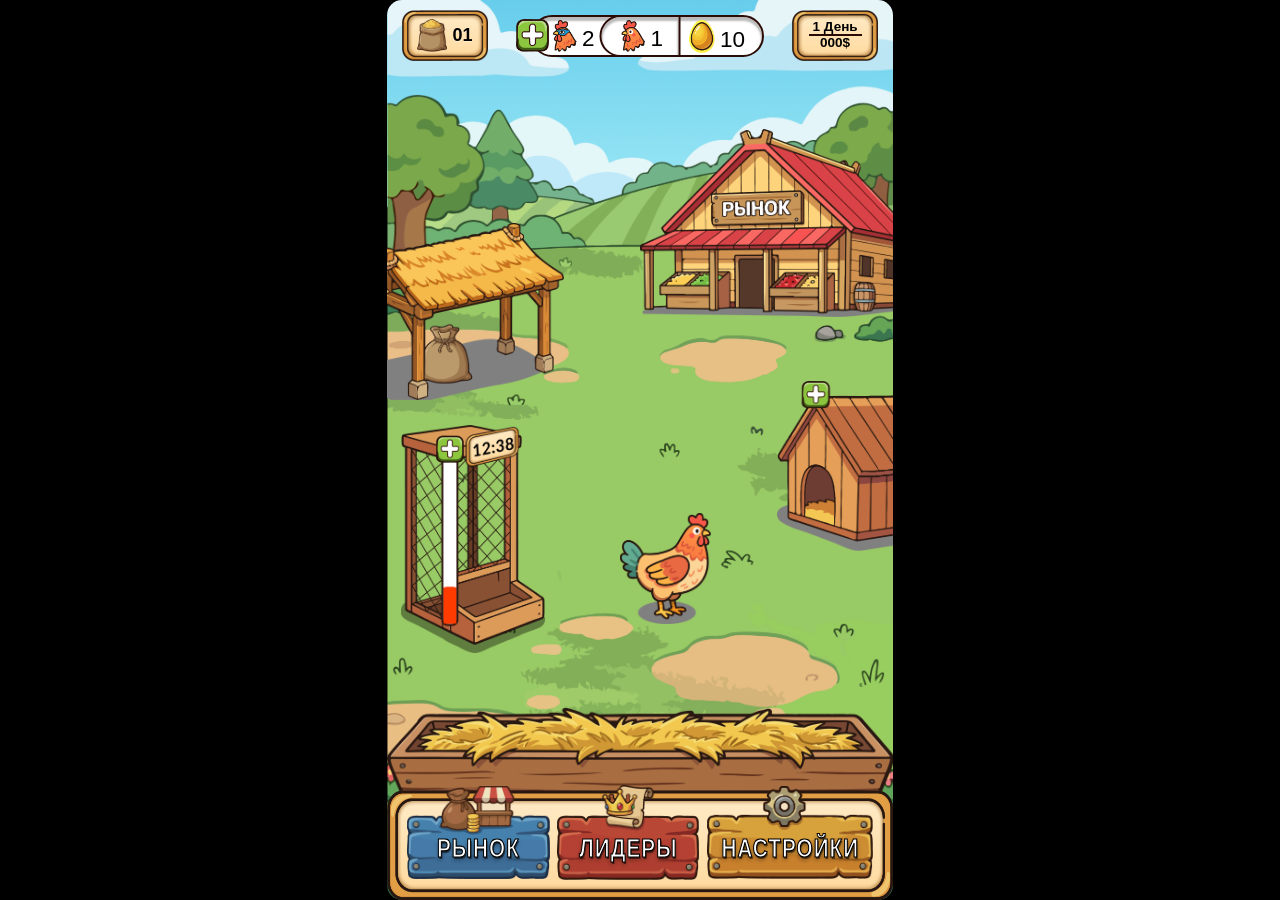
<file: index.html>
<!DOCTYPE html>
<html lang="ru">
<head>
  <meta charset="UTF-8" />
  <meta name="viewport" content="width=device-width, initial-scale=1.0, maximum-scale=1.0, user-scalable=no" />
  <!-- <link rel="stylesheet" href="/css/main.css"> -->
   <link href="https://fonts.googleapis.com/css2?family=Lato:wght@400;700;900&display=swap" rel="stylesheet">
  <title>Chicken Farm</title>
  <style>
    * {
  margin: 0;
  padding: 0;
  box-sizing: border-box;
  -webkit-tap-highlight-color: transparent;
}
:root{
  --main-border: 1px solid red;
}
html, body {
  width: 100%;
  height: 100%;
  background: #000;
  display: flex;
  justify-content: center;
  align-items: center;
  overflow: visible;
  font-family: 'Lato', sans-serif;
  
}
/* ── Main game container (9:16) ── */
#game {
  position: relative;
  aspect-ratio: 9 / 16;
  height: 100vh;
  max-height: 100vh;
  max-width: calc(100vh * 9 / 16);
  overflow: visible;
  user-select: none;
}
/* ── Background ── */
.bg {
  position: absolute;
  inset: 0;
  background: url('assets/img/background.png') center / cover no-repeat;
  z-index: 0;
  border-radius: 15px;
}
/* ── TOP BAR ── */
.top-bar {
  position: absolute;
  top: 0;
  left: 0;
  right: 0;
  z-index: 10;
  display: flex;
  justify-content: space-between;
  align-items: flex-start;
  padding: 2% 3%;
  /* border: var(--main-border); */
}
/* Bag of feed counter (top-left) */
.feed-counter {
  background: url('assets/img/background of food.png') center / 100% 100% no-repeat;
  width: 18%;
  aspect-ratio: 174/103;
  display: flex;
  align-items: center;
  justify-content: center;
  gap: 6%;
}
.feed-counter img.feed-icon {
  width: 35%;
}
.feed-counter .feed-num {
  font-size: 2vh;
  color: #000000;
  font-family: "Futura PT", "Century Gothic", sans-serif;
  font-weight: 700;
  text-shadow: 0 1px 0 rgba(255,255,255,0.4);
}
/* Center cluster: +, chickens, rooster, egg */

/* Day counter (top-right) */
.day-counter {
  background: url('assets/img/background of day.png') center / 100% 100% no-repeat;
  width: 18%;
  aspect-ratio: 174/103;
  display: flex;
  flex-direction: column;
  align-items: center;
  justify-content: center;
  line-height: 1.1;
}
.day-counter .day-label {
  font-size: 1.5vh;
  font-family: "Futura PT", "Century Gothic", sans-serif;
  font-weight: 700;
  color: #000;
}
.day-counter .day-money {
  font-size: 1.5vh;
  font-weight: 700;
  font-family: "Futura PT", "Century Gothic", sans-serif;
  color: #000;
}
/* ── SCENE ── */
.scene {
  position: absolute;
  top: 8%;
  left: 0;
  right: 0;
  bottom: 22%;
  z-index: 1;
  
}
/* Warehouse (top-left of scene) */
.warehouse {
  position: absolute;
  top: 24%;
  left: 0%;
  width: 35%;
  cursor: pointer;
  transition: transform 0.12s;
}
.warehouse img { width: 100%; display: block; }
/* Market building (top-right) */
.market-building {
  position: absolute;
  top: 9%;
  right: 0%;
  width: 50%;
  cursor: pointer;
  transition: transform 0.12s;
}
.market-building img { width: 100%; display: block; }
/* Feeder (left-center) */
.feeder-wrap {
  position: absolute;
  top: 56%;
  left: -2%;
  width: 38%;
  display: flex;
  flex-direction: column;
  align-items: center;
  gap: 2%;
}
.feeder-top-row {
  display: flex;
  align-items: center;
  gap: 4%;
  width: 100%;
  justify-content: center;
}
.btn-plus-feeder {
  background: none;
  border: none;
  cursor: pointer;
  padding: 0;
}
.btn-plus-feeder img { width: 35%; min-width: 18px; }
.feeder-timer {
  background: url('assets/img/frame 1.png') center / 100% 100% no-repeat;
  padding: 4% 8%;
  font-size: 1.5vh;
  font-weight: 900;
  color: #5a3210;
  white-space: nowrap;
}
.feeder-img {
  width: 75%;
  position: relative;
}
.feeder-img img { width: 100%; display: block; }
/* Food/hunger bar inside feeder */
.hunger-bar-track {
  position: absolute;
  left: 22%;
  top: 8%;
  width: 22%;
  height: 78%;
  background: rgba(255,255,255,0.3);
  border-radius: 4px;
  overflow: hidden;
  display: flex;
  flex-direction: column;
  justify-content: flex-end;
}
.hunger-bar-fill {
  width: 100%;
  height: 15%;
  background: linear-gradient(to top, #e63232, #f77);
  border-radius: 4px;
  transition: height 0.3s;
}
/* Chicken (center) */
.chicken-wrap {
  position: absolute;
  top: 70%;
  left: 46%;
  width: 18%;
  cursor: pointer;
  animation: chickBob 1.8s ease-in-out infinite;
}
.chicken-wrap img { width: 100%; display: block; }

/* Coop (right-center) */
.coop-wrap {
  position: absolute;
  top: 49%;
  right: 0%;
  width: 23%;
  display: flex;
  flex-direction: column;
  align-items: flex-end;
}

.btn-plus-coop img { width: 5vw; max-width: 32px; }
.coop-wrap img.coop-img { width: 100%; display: block; }
/* ── BOTTOM SECTION ── */
.roost-wrap{
  position: absolute;
  top: 101%;
  right: 0%;
  width: 100%;
  display: flex;
  flex-direction: column;
  align-items: flex-end;
}
.roost-img{
  width: 100%; 
  display: block; 
}

.panel {
  top: 70%;
  position: relative;
  width: 680px;
}

.roost {
  width: 100%;
  height: 100px;
  position: relative;
  z-index: 2;
  pointer-events: none;
}

.center-stats {
  display: flex;
  position: relative;
  width: 248px;
  height: 42px;
  top: 5px;

  /* border: var(--main-border); */
}
/* ── BOTTOM PANEL ── */
.bottom-panel {
  position: absolute;
  bottom: 0;
  left: 0;
  right: 0;
  z-index: 5;
  display: flex;
  flex-direction: column;
  align-items: stretch;
}

/* Корыто с сеном — выезжает за верхний край панели */
.roost-bar {
  width: 100%;
  aspect-ratio: 2156 / 512;
  background: url('assets/img/roost.png') center / 100% 100% no-repeat;
  margin-bottom: -2%;  /* лёгкое перекрытие с bg_bottom */
  position: relative;
  z-index: 2;
  pointer-events: none;
}

/* Золотая полоска-фон */
.panel-bg {
  width: 100%;
  aspect-ratio: 1079 / 208;
  background: url('assets/img/background of bottom.png') center / 100% 100% no-repeat;
  height: 90%;
  display: flex;
  align-items: center;
  justify-content: center;
  gap: 1.5%;
  padding: 1% 3% 2%;
  position: relative;
  z-index: 1;
}

/* Кнопки */
.btn {
  position: relative;
  cursor: pointer;
  transition: transform 0.08s ease;
  flex-shrink: 0;
}
.btn:active { transform: scale(0.96) translateY(2px); }

/* market: 304×200 */
.btn-market  {bottom: 10px; width: 30%; aspect-ratio: 304 / 200;}
/* leaders: 304×202 */
.btn-leaders {bottom: 10px; width: 30%; aspect-ratio: 304 / 202; }
/* settings: 353×199 — шире */
.btn-settings { bottom: 10px; width: 35%;  aspect-ratio: 353 / 199; }

.btn img {
  width: 100%;
  height: 100%;
  display: block;
  object-fit: fill;
}

.btn-label {
  position: absolute;
  bottom: 20%;
  color: white;            
  -webkit-text-stroke: 1px black;
  left: 0; right: 0;
  text-align: center;
  font-family: 'Luckiest Guy', sans-serif;
  font-size: 2.3vh;
  font-weight: 900;
  text-transform: uppercase;
  letter-spacing: 0.05em;
  text-shadow: 1px 1px 0 rgba(0,0,0,0.5), 0 2px 4px rgba(0,0,0,0.4);
  pointer-events: none;
  transform: scaleY(1.2);
}
/* ОБЩИЕ */
.left-block,
.middle-block,
.right-block {
  position: absolute;
  height: 42px;
  background: #fff;
  border: 2.9px solid #2b0b05; 
  box-shadow: inset 0px 3px 2px 1px rgba(0,0,0,0.27);
  
  
}
/* ЛЕВЫЙ */
.left-block {
  width: 198px;
  left: 15px;
  border-radius: 99px;
  z-index: 1;
}

/* ЦЕНТР */
.middle-block {
  width: 81px;
  left: 50%;
  transform: translateX(-50%);
  border-radius: 99px 0 0 99px;
  z-index: 2;
}

/* ПРАВЫЙ */
.right-block {
  width: 89px;
  right: 0;
  border-radius: 0 99px 99px 0;
  z-index: 1;
}
.day-line-money {
  border-top: 2px solid #2b0b05;
  width: 62%;

}
.plus-icon {
  z-index: 2;
  margin-top: 4px;
  width: 33px;
  height: 33px;
}
.mega-kur {
  width: 24px;
  margin-left: 20px; 
  margin-top:3px; 
}
.num-kur {
  display: inline-block;
  font-size: 2.5vh;
  font-weight: 400;
  font-family: "Futura PT", "Century Gothic", sans-serif;
  color: #000;
  margin-left: 1px;
  height: auto;
  overflow: hidden;
}
.num-egg {
  display: inline-block;
  font-size: 2.5vh;
  font-weight: 400;
  font-family: "Futura PT", "Century Gothic", sans-serif;
  color: #000;
  margin-left: 1px;
  height: auto;
  overflow: hidden;
} 
.egg{
  width: 26px;
  margin-left: 12px; 
  margin-top:3px;
}

  </style>
</head>
<body>
  <div id="game">
    <div class="bg"></div>


    <div class="top-bar">
           
          <div class="feed-counter">
                <img class="feed-icon" src="assets/img/food.png" alt="bags" />
                <span class="feed-num">01</span>
          </div>

          <div class="center-stats">
              <img class="plus-icon" src="/assets/img/plus.png" alt="">
              <div class="left-block"><img class="mega-kur" src="/assets/img/rooster.png" alt=""> <span class="num-kur">2</span></div>
              <div class="middle-block"><img class="mega-kur" src="/assets/img/chicken.png" alt=""> <span class="num-kur">1</span></div>
              <div class="right-block"><img class="egg" src="/assets/img/egg.png" alt=""> <span class="num-egg">10</span></div>
          </div>

          <div class="day-counter">
              <span class="day-label">1 День</span>
              <div class="day-line-money"></div>
              <span class="day-money">000$</span>
      </div>
    </div>

    <!-- SCENE  -->
    <div class="scene">
       <!-- Warehouse (shed with bags)  -->
      <div class="warehouse" id="warehouseBtn" title="Склад">
        <img src="assets/img/warehouse.png" alt="Склад" />
      </div>

       <!-- Market building  -->
      <div class="market-building" id="marketBuildingBtn" title="Рынок">
        <img src="assets/img/market.png" alt="Рынок" />
      </div>

      <!-- Feeder with timer  -->
      <div class="feeder-wrap">
        <div class="feeder-img">
          <img src="assets/img/feeder.png" alt="Кормушка" />  
        </div>
      </div>

      <!-- Chicken -->
      <div class="chicken-wrap" id="chickenBtn" title="Курица">
        <img src="assets/img/chicken (1).png" alt="Курица" />
      </div>

      <!-- Coop -->
      <div class="coop-wrap">
        <img class="coop-img" src="assets/img/coop.png" alt="Курятник" />
      </div>
      <div class="roost-wrap">
        <img class="roost-img" src="assets/img/roost.png" alt="Курятник" />

      </div>
    </div>

    <div class="bottom-panel">
      <div class="panel-bg">
        <div class="btn btn-market" id="btnMarket">
          <img src="assets/img/background market.png" alt="Рынок">
          <span class="btn-label">РЫНОК</span>
        </div>
        <div class="btn btn-leaders" id="btnLeaders">
          <img src="assets/img/background leaders.png" alt="Лидеры">
          <span class="btn-label">ЛИДЕРЫ</span>
        </div>
        <div class="btn btn-settings" id="btnSettings">
          <img src="assets/img/background settings.png" alt="Настройки">
          <span class="btn-label">НАСТРОЙКИ</span>
        </div>
      </div>
    </div>
  </div>

  <script>                                  
    // ── NAV BUTTONS ──
    document.getElementById('btnMarket').addEventListener('click', () => {
      console.log('play'); // market = play screen
    });
    document.getElementById('btnLeaders').addEventListener('click', () => {
      console.log('liders');
    });
    document.getElementById('btnSettings').addEventListener('click', () => {
      console.log('settings');
    });

    // ── SCENE BUTTONS ──
    document.getElementById('btnAddChicken').addEventListener('click', () => {
      const count = document.getElementById('chickenCount');
      count.textContent = parseInt(count.textContent) + 1;
      console.log('add chicken');
    });

    document.getElementById('chickenBtn').addEventListener('click', () => {
      const eggs = document.getElementById('eggCount');
      eggs.textContent = parseInt(eggs.textContent) + 1;
      console.log('chicken clicked, egg collected');
    });

    document.getElementById('btnAddCoop').addEventListener('click', () => {
      console.log('add coop');
    });

    document.getElementById('warehouseBtn').addEventListener('click', () => {
      console.log('warehouse opened');
    });

    document.getElementById('marketBuildingBtn').addEventListener('click', () => {
      console.log('play'); // market building also opens market
    });
  </script>
  <!-- <div style="width: 500px; border-top:2px solid #ff0000;position: absolute;margin-top: -855px;"></div> -->
</body>
</html>
</file>
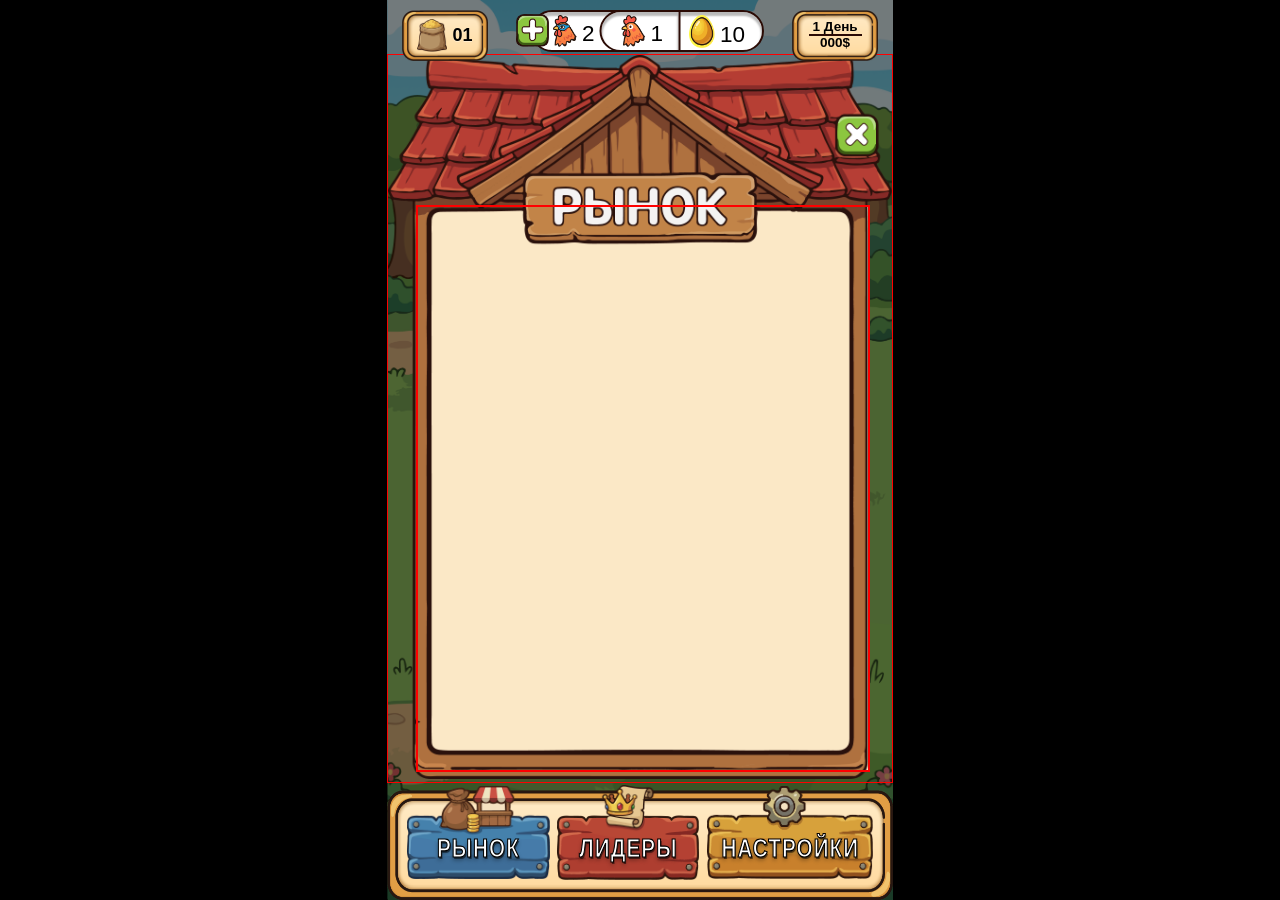
<file: sdfg.html>
<!DOCTYPE html>
<html lang="ru">
<head>
  <meta charset="UTF-8" />
  <meta name="viewport" content="width=device-width, initial-scale=1.0, maximum-scale=1.0, user-scalable=no" />
  <!-- <link rel="stylesheet" href="/css/main.css"> -->
   <link href="https://fonts.googleapis.com/css2?family=Lato:wght@400;700;900&display=swap" rel="stylesheet">
  <title>Chicken Farm</title>
  <style>
:root{
  --main-border: 1px solid red;
}
* {
  margin: 0;
  padding: 0;
  box-sizing: border-box;
  -webkit-tap-highlight-color: transparent;
}

html,
body {
  width: 100%;
  height: 100%;
  background: #000;
  display: flex;
  justify-content: center;
  align-items: center;
  overflow: visible;
  font-family: 'Lato', sans-serif;
}

#game {
  position: relative;
  aspect-ratio: 9 / 16;
  height: 100vh;
  max-height: 100vh;
  max-width: calc(100vh * 9 / 16);
  overflow: visible;
  user-select: none;
}

.bg {
  position: absolute;
  inset: 0;
  background: url('assets/img/background.png') center / cover no-repeat;
  z-index: 0;
}
.dark-overlay {
  position: absolute;
  inset: 0;
  background: rgba(0, 0, 0, 0.5);
  z-index: 3;
}

.top-bar {
  position: absolute;
  top: 0;
  left: 0;
  right: 0;
  z-index: 10;
  display: flex;
  justify-content: space-between;
  align-items: flex-start;
  padding: 2% 3%;
}

.feed-counter {
  background: url('assets/img/background of food.png') center / 100% 100% no-repeat;
  width: 18%;
  aspect-ratio: 174 / 103;
  display: flex;
  align-items: center;
  justify-content: center;
  gap: 6%;
}

.feed-counter img.feed-icon {
  width: 35%;
}

.feed-counter .feed-num {
  font-size: 2vh;
  color: #000;
  font-family: "Futura PT", "Century Gothic", sans-serif;
  font-weight: 700;
  text-shadow: 0 1px 0 rgba(255, 255, 255, 0.4);
}

.center-stats {
  display: flex;
  position: relative;
  width: 248px;
  height: 42px;
}

.day-counter {
  background: url('assets/img/background of day.png') center / 100% 100% no-repeat;
  width: 18%;
  aspect-ratio: 174 / 103;
  display: flex;
  flex-direction: column;
  align-items: center;
  justify-content: center;
  line-height: 1.1;
}

.day-counter .day-label {
  font-size: 1.5vh;
  font-family: "Futura PT", "Century Gothic", sans-serif;
  font-weight: 700;
  color: #000;
}

.day-counter .day-money {
  font-size: 1.5vh;
  font-weight: 700;
  font-family: "Futura PT", "Century Gothic", sans-serif;
  color: #000;
}

.bottom-panel {
  position: absolute;
  bottom: 0;
  left: 0;
  right: 0;
  z-index: 5;
  display: flex;
  flex-direction: column;
  align-items: stretch;
}

.panel-bg {
  width: 100%;
  aspect-ratio: 1079 / 208;
  background: url('assets/img/background of bottom.png') center / 100% 100% no-repeat;
  height: 90%;
  display: flex;
  align-items: center;
  justify-content: center;
  gap: 1.5%;
  padding: 1% 3% 2%;
  position: relative;
  z-index: 1;
}

.btn {
  position: relative;
  cursor: pointer;
  transition: transform 0.08s ease;
  flex-shrink: 0;
}

.btn:active {
  transform: scale(0.96) translateY(2px);
}

.btn-market {
  bottom: 10px;
  width: 30%;
  aspect-ratio: 304 / 200;
}

.btn-leaders {
  bottom: 10px;
  width: 30%;
  aspect-ratio: 304 / 202;
}

.btn-settings {
  bottom: 10px;
  width: 35%;
  aspect-ratio: 353 / 199;
}

.btn img {
  width: 100%;
  height: 100%;
  display: block;
  object-fit: fill;
}

.btn-label {
  position: absolute;
  bottom: 20%;
  color: white;
  -webkit-text-stroke: 1px black;
  left: 0;
  right: 0;
  text-align: center;
  font-family: 'Luckiest Guy', sans-serif;
  font-size: 2.3vh;
  font-weight: 900;
  text-transform: uppercase;
  letter-spacing: 0.05em;
  text-shadow:
    1px 1px 0 rgba(0, 0, 0, 0.5),
    0 2px 4px rgba(0, 0, 0, 0.4);
  pointer-events: none;
  transform: scaleY(1.2);
}





/* Top-Panel */
.left-block,
.middle-block,
.right-block {
  position: absolute;
  height: 42px;
  background: #fff;
  border: 2.9px solid #2b0b05;
  box-shadow: inset 0px 3px 2px 1px rgba(0, 0, 0, 0.27);
}

.left-block {
  width: 198px;
  left: 15px;
  border-radius: 99px;
  z-index: 1;
}

.middle-block {
  width: 81px;
  left: 50%;
  transform: translateX(-50%);
  border-radius: 99px 0 0 99px;
  z-index: 2;
}

.right-block {
  width: 89px;
  right: 0;
  border-radius: 0 99px 99px 0;
  z-index: 1;
}
.day-line-money {
  border-top: 2px solid #2b0b05;
  width: 62%;
}
.plus-icon {
  z-index: 2;
  margin-top: 4px;
  width: 33px;
  height: 33px;
}
.mega-kur {
  width: 24px;
  margin-left: 20px;
  margin-top: 3px;
}
.num-kur,
.num-egg {
  display: inline-block;
  font-size: 2.5vh;
  font-weight: 400;
  font-family: "Futura PT", "Century Gothic", sans-serif;
  color: #000;
  margin-left: 1px;
  overflow: hidden;
}
.egg {
  width: 26px;
  margin-left: 12px;
  margin-top: 3px;
}
.market-panel{
    position: absolute;
    top:6%;
    z-index: 4;
    border: var(--main-border);
    justify-content: center;
    justify-items: center;
}
.market-panel img{
    width: 100%;
    height: 90%;
    object-fit: cover;
}
.market-bg{
    position: absolute;
    inset: 0;
    top: 150px;
    left: 28px;
    width: 90%;
    height: 78%;
    background: #FBE8C6;
    z-index: -1;
    border: var(--main-border);
}
.product{
    position: absolute;
    top: 150px;
    left: 28px;
    width: 90%;
    height: 78%;
    display: flex;
    gap: 10px;
    border: 2px solid red;
}
  </style>
</head>
<body>
  <div id="game">
    <div class="bg"></div>
    <div class="dark-overlay"></div>

    <div class="top-bar">
           
          <div class="feed-counter">
                <img class="feed-icon" src="assets/img/food.png" alt="bags" />
                <span class="feed-num">01</span>
          </div>

          <div class="center-stats">
              <img class="plus-icon" src="/assets/img/plus.png" alt="">
              <div class="left-block"><img class="mega-kur" src="/assets/img/rooster.png" alt=""> <span class="num-kur">2</span></div>
              <div class="middle-block"><img class="mega-kur" src="/assets/img/chicken.png" alt=""> <span class="num-kur">1</span></div>
              <div class="right-block"><img class="egg" src="/assets/img/egg.png" alt=""> <span class="num-egg">10</span></div>
          </div>

          <div class="day-counter">
              <span class="day-label">1 День</span>
              <div class="day-line-money"></div>
              <span class="day-money">000$</span>
      </div>
    </div>
    <div class="market-panel">
        <img class="market-img" src="/img/main.png" alt="">
        <div class="market-bg"></div>
        <div class="product">
            <div class="product-section-1">
                
            </div>
            <div class="product-section-2">
                
            </div>
        </div>
    </div>
    <div class="bottom-panel">
      <div class="panel-bg">
        <div class="btn btn-market" id="btnMarket">
          <img src="assets/img/background market.png" alt="Рынок">
          <span class="btn-label">РЫНОК</span>
        </div>
        <div class="btn btn-leaders" id="btnLeaders">
          <img src="assets/img/background leaders.png" alt="Лидеры">
          <span class="btn-label">ЛИДЕРЫ</span>
        </div>
        <div class="btn btn-settings" id="btnSettings">
          <img src="assets/img/background settings.png" alt="Настройки">
          <span class="btn-label">НАСТРОЙКИ</span>
        </div>
      </div>
    </div>
  </div>


</body>
</html>
</file>
